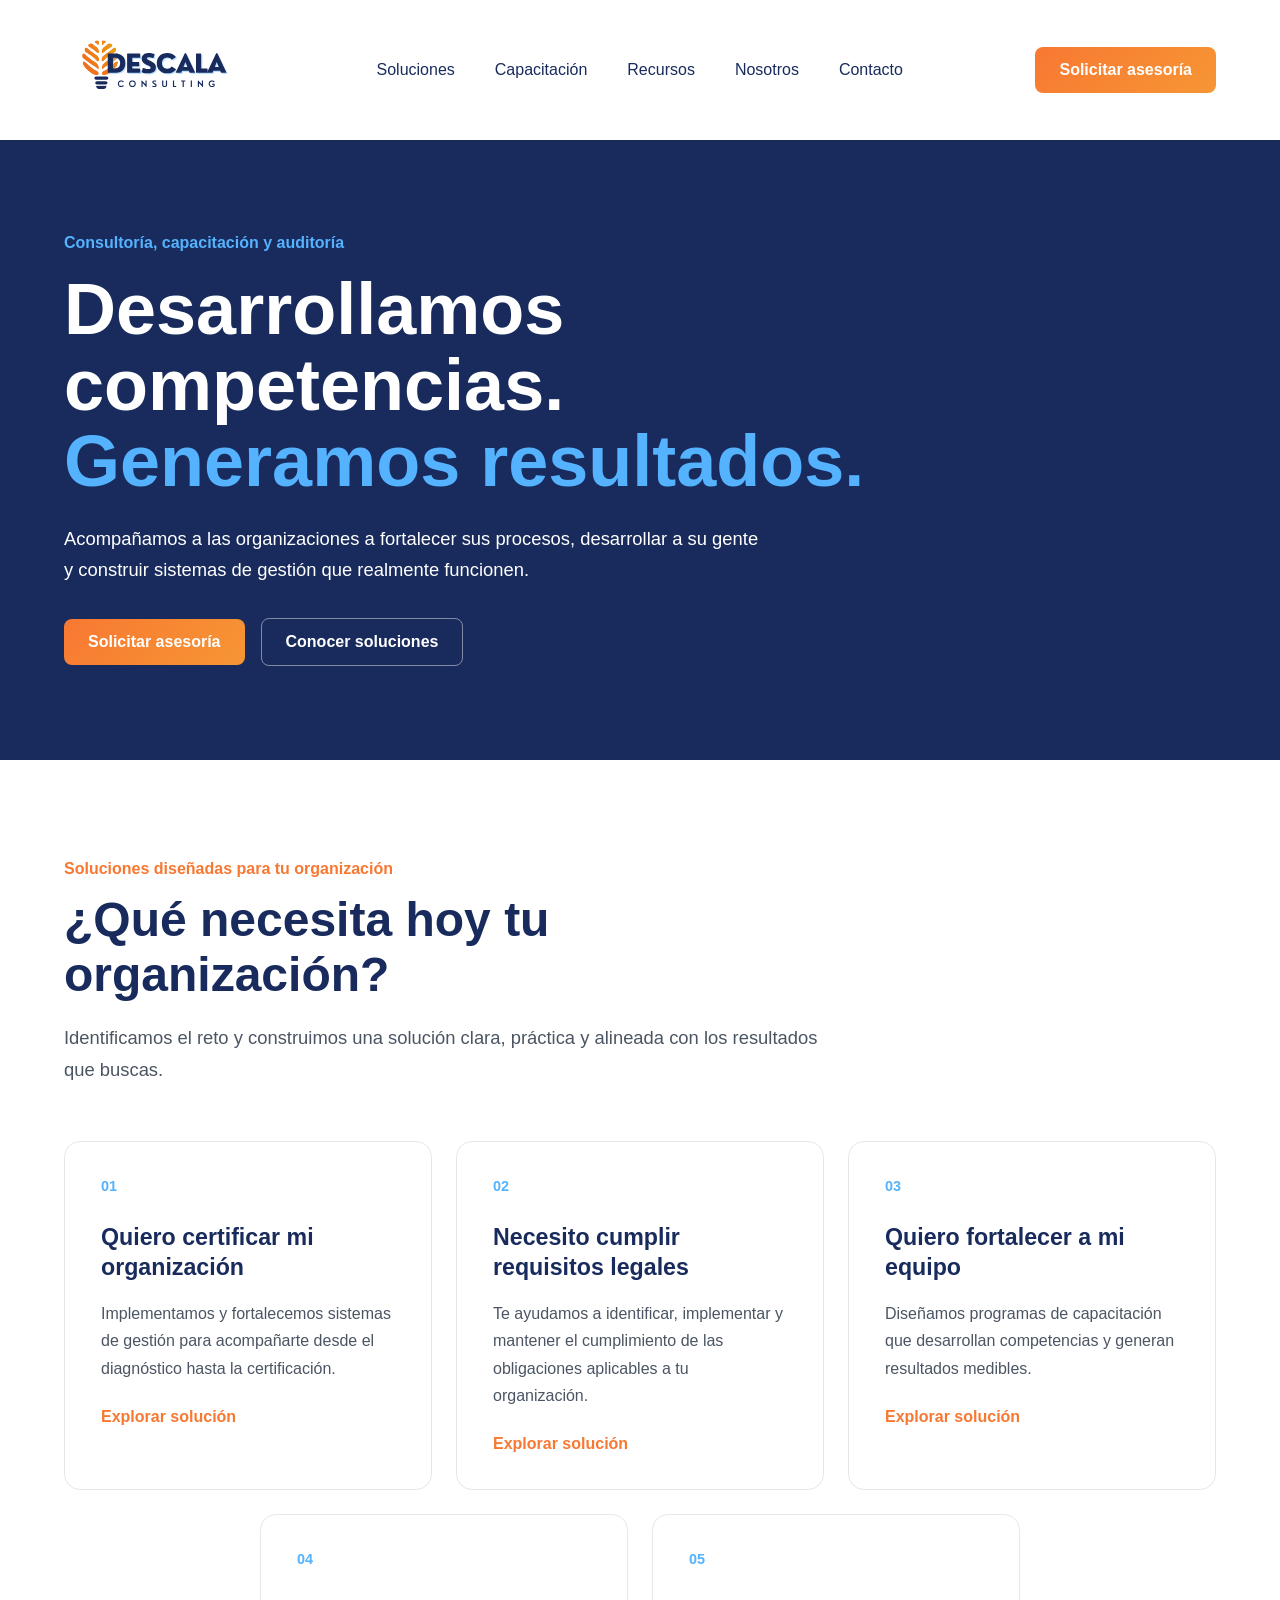
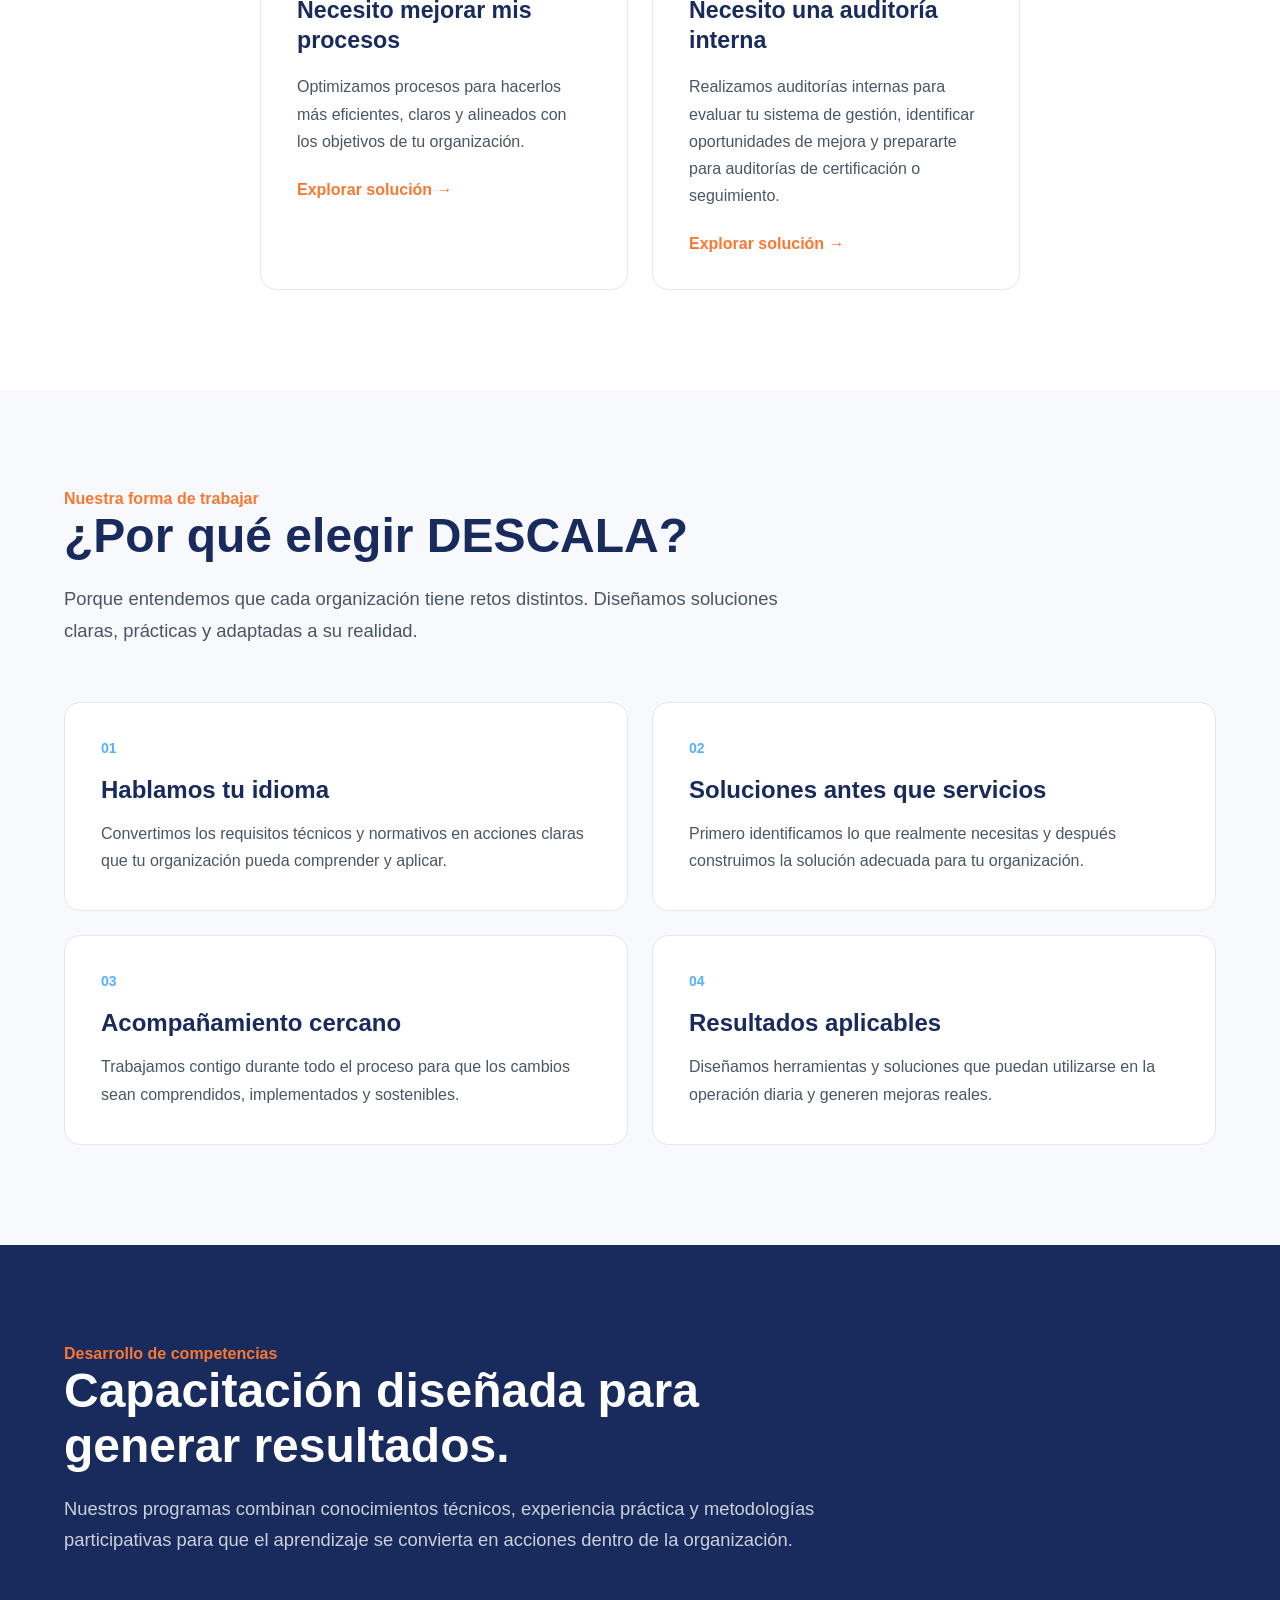
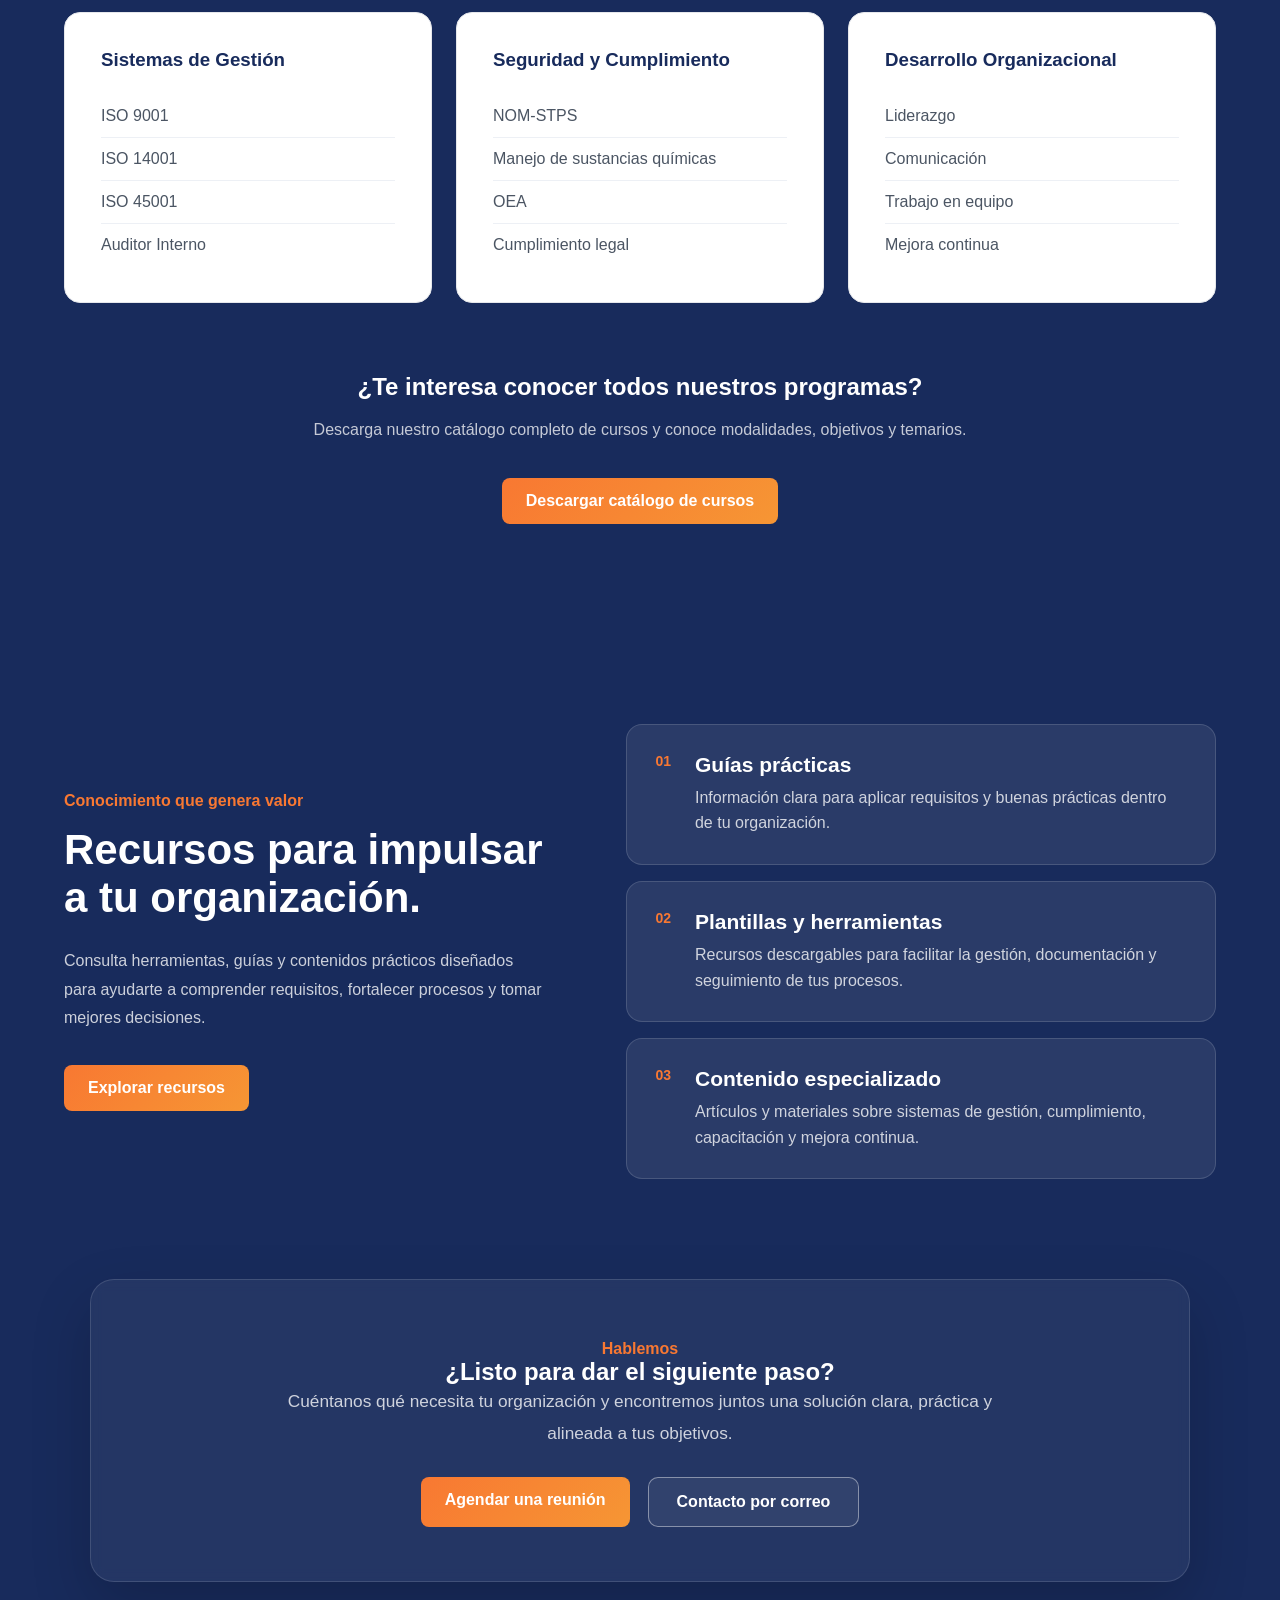
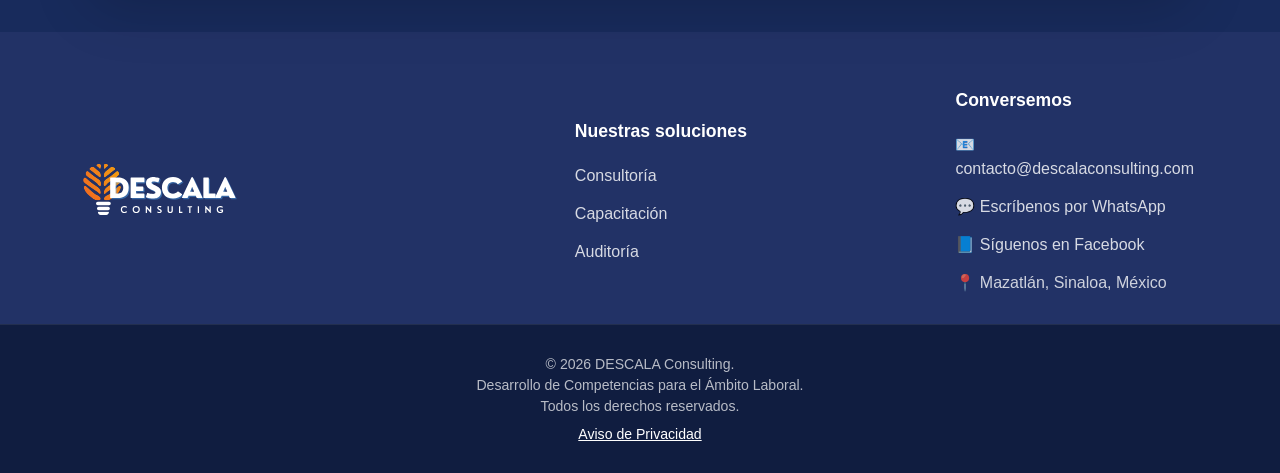
<file: index.html>
<!DOCTYPE html>
<html lang="es">
<head>
    <link rel="icon" type="image/png" href="img/favicon.png.png">
    <meta charset="UTF-8">
    <meta name="viewport" content="width=device-width, initial-scale=1.0">
    <title>DESCALA Consulting</title>

    <link rel="stylesheet" href="css/style.css">
</head>

<body>
    <header>
        <div class="container">

    <nav>

<div class="logo">
    <a href="index.html">
        <img src="img/logo-descala.svg" alt="DESCALA Consulting">
    </a>
</div>

<button class="menu-toggle"
        type="button"
        aria-label="Abrir menú"
        aria-expanded="false"
        aria-controls="menu-principal">
    <span></span>
    <span></span>
    <span></span>
</button>

        <ul id="menu-principal">

            <li><a href="#necesidades">Soluciones</a></li>

            <li><a href="#capacitacion">Capacitación</a></li>

            <li><a href="#recursos">Recursos</a></li>

            <li><a href="#por-que-descala">Nosotros</a></li>

            <li><a href="#contacto">Contacto</a></li>

        </ul>

<a href="https://wa.me/526691639984?text=Hola,%20buen%20día.%0A%0AVisité%20el%20sitio%20web%20de%20DESCALA%20Consulting%20y%20me%20gustaría%20conocer%20más%20sobre%20sus%20servicios%20y%20solicitar%20una%20asesoría%20para%20mi%20organización.%0A%0A¿Podrían%20brindarme%20información%20sobre%20el%20proceso%20para%20comenzar?%0A%0A¡Muchas%20gracias!"
   target="_blank"
   rel="noopener noreferrer"
   class="btn-principal btn-header">
    Solicitar asesoría
</a>

    </nav>
    </div>

</header>

<main>

    <section id="hero">
        <div class="container">
            <div class="hero-contenido">

        <p class="hero-etiqueta">
            Consultoría, capacitación y auditoría
        </p>

        <h1>
            Desarrollamos competencias.
            <span>Generamos resultados.</span>
        </h1>

        <p class="hero-descripcion">
            Acompañamos a las organizaciones a fortalecer sus procesos,
            desarrollar a su gente y construir sistemas de gestión que
            realmente funcionen.
        </p>

        <div class="hero-botones">

<a href="https://wa.me/526691639984?text=Hola,%20buen%20día.%0A%0AVisité%20el%20sitio%20web%20de%20DESCALA%20Consulting%20y%20me%20gustaría%20conocer%20más%20sobre%20sus%20servicios%20y%20solicitar%20una%20asesoría%20para%20mi%20organización.%0A%0A¿Podrían%20brindarme%20información%20sobre%20el%20proceso%20para%20comenzar?%0A%0A¡Muchas%20gracias!"
   target="_blank"
   rel="noopener noreferrer"
   class="btn-principal">
    Solicitar asesoría
</a>

            <a href="#necesidades" class="btn-secundario">
                Conocer soluciones
            </a>

        </div>
    </div>

    </div>

    </section>

    <section id="necesidades">
            <div class="container">

        <div class="encabezado-seccion">

            <p class="seccion-etiqueta">
                Soluciones diseñadas para tu organización
            </p>

            <h2>
                ¿Qué necesita hoy tu organización?
            </h2>

            <p class="seccion-descripcion">
                Identificamos el reto y construimos una solución clara,
                práctica y alineada con los resultados que buscas.
            </p>

        </div>
        <div class="tarjetas-necesidades">

    <article class="tarjeta-necesidad">

        <span class="numero-tarjeta">01</span>

        <h3>
            Quiero certificar mi organización
        </h3>

        <p>
            Implementamos y fortalecemos sistemas de gestión para 
            acompañarte desde el diagnóstico hasta la certificación.
        </p>

        <a href="#contacto">
            Explorar solución
        </a>

    </article>

    <article class="tarjeta-necesidad">

        <span class="numero-tarjeta">02</span>

        <h3>
            Necesito cumplir requisitos legales
        </h3>

        <p>
            Te ayudamos a identificar, implementar y mantener el cumplimiento
            de las obligaciones aplicables a tu organización.
        </p>

        <a href="#capacitacion">
            Explorar solución
        </a>

    </article>

    <article class="tarjeta-necesidad">

        <span class="numero-tarjeta">03</span>

        <h3>
            Quiero fortalecer a mi equipo
        </h3>

        <p>
            Diseñamos programas de capacitación que desarrollan competencias
            y generan resultados medibles.
        </p>

        <a href="#contacto">
            Explorar solución
        </a>

    </article>

    <article class="tarjeta-necesidad">

    <span class="numero-tarjeta">04</span>

    <h3>Necesito mejorar mis procesos</h3>

    <p>
        Optimizamos procesos para hacerlos más eficientes, claros y alineados
        con los objetivos de tu organización.
    </p>

    <a href="#">Explorar solución →</a>

</article>

<article class="tarjeta-necesidad">

    <span class="numero-tarjeta">05</span>

    <h3>Necesito una auditoría interna</h3>

    <p>
        Realizamos auditorías internas para evaluar tu sistema de gestión,
        identificar oportunidades de mejora y prepararte para auditorías de
        certificación o seguimiento.
    </p>

    <a href="#">Explorar solución →</a>

</article>

</div>

    </div>

    </section>

    <section id="por-que-descala">
            <div class="container">

        <div class="encabezado-seccion">
            <span class="seccion-etiqueta">Nuestra forma de trabajar</span>

            <h2>¿Por qué elegir DESCALA?</h2>

            <p class="seccion-descripcion">
                Porque entendemos que cada organización tiene retos distintos.
                Diseñamos soluciones claras, prácticas y adaptadas a su realidad.
            </p>
        </div>


        <div class="razones-descala">

            <article class="razon-descala">
                <span class="numero-razon">01</span>
                <h3>Hablamos tu idioma</h3>
                <p>
                    Convertimos los requisitos técnicos y normativos en acciones
                    claras que tu organización pueda comprender y aplicar.
                </p>
            </article>


            <article class="razon-descala">
                <span class="numero-razon">02</span>
                <h3>Soluciones antes que servicios</h3>
                <p>
                    Primero identificamos lo que realmente necesitas y después
                    construimos la solución adecuada para tu organización.
                </p>
            </article>


            <article class="razon-descala">
                <span class="numero-razon">03</span>
                <h3>Acompañamiento cercano</h3>
                <p>
                    Trabajamos contigo durante todo el proceso para que los cambios
                    sean comprendidos, implementados y sostenibles.
                </p>
            </article>


            <article class="razon-descala">
                <span class="numero-razon">04</span>
                <h3>Resultados aplicables</h3>
                <p>
                    Diseñamos herramientas y soluciones que puedan utilizarse en
                    la operación diaria y generen mejoras reales.
                </p>
            </article>

        </div>

    </div>

    </section>

    <section id="capacitacion">
            <div class="container">

        <div class="encabezado-seccion">

            <span class="seccion-etiqueta">
                Desarrollo de competencias
            </span>

            <h2>Capacitación diseñada para generar resultados.</h2>

            <p class="seccion-descripcion">

                Nuestros programas combinan conocimientos técnicos,
                experiencia práctica y metodologías participativas para que el
                aprendizaje se convierta en acciones dentro de la organización.

            </p>

        </div>


        <div class="categorias-capacitacion">

            <article class="categoria">

                <h3>Sistemas de Gestión</h3>

                <ul>

                    <li>ISO 9001</li>

                    <li>ISO 14001</li>

                    <li>ISO 45001</li>

                    <li>Auditor Interno</li>

                </ul>

            </article>


            <article class="categoria">

                <h3>Seguridad y Cumplimiento</h3>

                <ul>

                    <li>NOM-STPS</li>

                    <li>Manejo de sustancias químicas</li>

                    <li>OEA</li>

                    <li>Cumplimiento legal</li>

                </ul>

            </article>


            <article class="categoria">

                <h3>Desarrollo Organizacional</h3>

                <ul>

                    <li>Liderazgo</li>

                    <li>Comunicación</li>

                    <li>Trabajo en equipo</li>

                    <li>Mejora continua</li>

                </ul>

            </article>

        </div>

    </div>
    <div class="catalogo-cta">

    <p class="catalogo-texto">
        ¿Te interesa conocer todos nuestros programas?
    </p>

    <p class="catalogo-subtexto">
        Descarga nuestro catálogo completo de cursos y conoce
        modalidades, objetivos y temarios.
    </p>

    <a href="docs/Catalogo-Cursos-DESCALA.pdf"
       target="_blank"
       class="btn-principal">

        Descargar catálogo de cursos

    </a>

</div>

    </section>

    <section id="recursos">

            <div class="container">

        <div class="recursos-contenido">

            <div class="recursos-texto">

                <span class="seccion-etiqueta">
                    Conocimiento que genera valor
                </span>

                <h2>Recursos para impulsar a tu organización.</h2>

                <p>
                    Consulta herramientas, guías y contenidos prácticos
                    diseñados para ayudarte a comprender requisitos,
                    fortalecer procesos y tomar mejores decisiones.
                </p>

                <a href="recursos.html" class="btn-principal">
                    Explorar recursos
                </a>

            </div>


            <div class="recursos-lista">

                <article class="recurso">
                    <span>01</span>

                    <div>
                        <h3>Guías prácticas</h3>
                        <p>
                            Información clara para aplicar requisitos y buenas
                            prácticas dentro de tu organización.
                        </p>
                    </div>
                </article>


                <article class="recurso">
                    <span>02</span>

                    <div>
                        <h3>Plantillas y herramientas</h3>
                        <p>
                            Recursos descargables para facilitar la gestión,
                            documentación y seguimiento de tus procesos.
                        </p>
                    </div>
                </article>


                <article class="recurso">
                    <span>03</span>

                    <div>
                        <h3>Contenido especializado</h3>
                        <p>
                            Artículos y materiales sobre sistemas de gestión,
                            cumplimiento, capacitación y mejora continua.
                        </p>
                    </div>
                </article>

            </div>

        </div>

    </div>

    </section>

    <section id="contacto">
            <div class="contacto-contenido">

        <div class="contacto-texto">

            <span class="seccion-etiqueta">Hablemos</span>

            <h2>
                ¿Listo para dar el siguiente paso?
            </h2>

            <p>
                Cuéntanos qué necesita tu organización y encontremos juntos
                una solución clara, práctica y alineada a tus objetivos.
            </p>

        </div>

        <div class="contacto-acciones">

<a href="https://wa.me/526691639984?text=Hola,%20buen%20día.%0A%0AVisité%20el%20sitio%20web%20de%20DESCALA%20Consulting%20y%20me%20gustaría%20agendar%20una%20reunión%20para%20conocer%20cómo%20pueden%20apoyar%20a%20mi%20organización.%0A%0A¿Podrían%20indicarme%20la%20disponibilidad%20y%20el%20procedimiento%20para%20programarla?%0A%0A¡Muchas%20gracias!"
   target="_blank"
   rel="noopener noreferrer"
   class="btn-principal">
    Agendar una reunión
</a>

            <a href="mailto:contacto@descalaconsulting.com"
               class="boton boton-contacto-secundario">
                Contacto por correo
            </a>

        </div>

        <div class="contacto-datos">


        </div>

    </div>

    </section>

</main>

<footer class="footer">

    <div class="footer-main">

        <div class="container footer-container">

            <div class="footer-brand">

                <img src="img/Logo-descala-blanco.svg" alt="DESCALA Consulting">

            </div>

            <div class="footer-column">

                <h3>Nuestras soluciones</h3>

                <ul>
                    <li><a href="#consultoria">Consultoría</a></li>
                    <li><a href="#capacitacion">Capacitación</a></li>
                    <li><a href="#auditoria">Auditoría</a></li>
                </ul>

            </div>

            <div class="footer-column">

                <h3>Conversemos</h3>

                <ul>

                    <li>
                        <a href="mailto:contacto@descalaconsulting.com">
                            📧 contacto@descalaconsulting.com
                        </a>
                    </li>

                    <li>
                        <a href="https://wa.me/52XXXXXXXXXX?text=Hola,%20vi%20su%20sitio%20web%20y%20me%20gustaría%20conocer%20más%20sobre%20los%20servicios%20de%20DESCALA%20Consulting."
                           target="_blank"
                           rel="noopener noreferrer">
                            💬 Escríbenos por WhatsApp
                        </a>
                    </li>
                    <li>
    <a href="https://www.facebook.com/profile.php?id=61579879286717"
       target="_blank"
       rel="noopener noreferrer">

        📘 Síguenos en Facebook

    </a>
</li>

                    <li>
                        📍 Mazatlán, Sinaloa, México
                    </li>

                </ul>

            </div>

        </div>

    </div>

<div class="footer-bottom">

  <p>© 2026 DESCALA Consulting.</p>

  <p>Desarrollo de Competencias para el Ámbito Laboral.</p>

  <p>Todos los derechos reservados.</p>

  <p style="margin-top:12px;">
    <a
      href="aviso-de-privacidad.html"
      style="color:#ffffff; text-decoration:underline;"
    >
      Aviso de Privacidad
    </a>
  </p>

</div>

</footer>

<script src="js/script.js"></script>

</body>
</html>
</file>
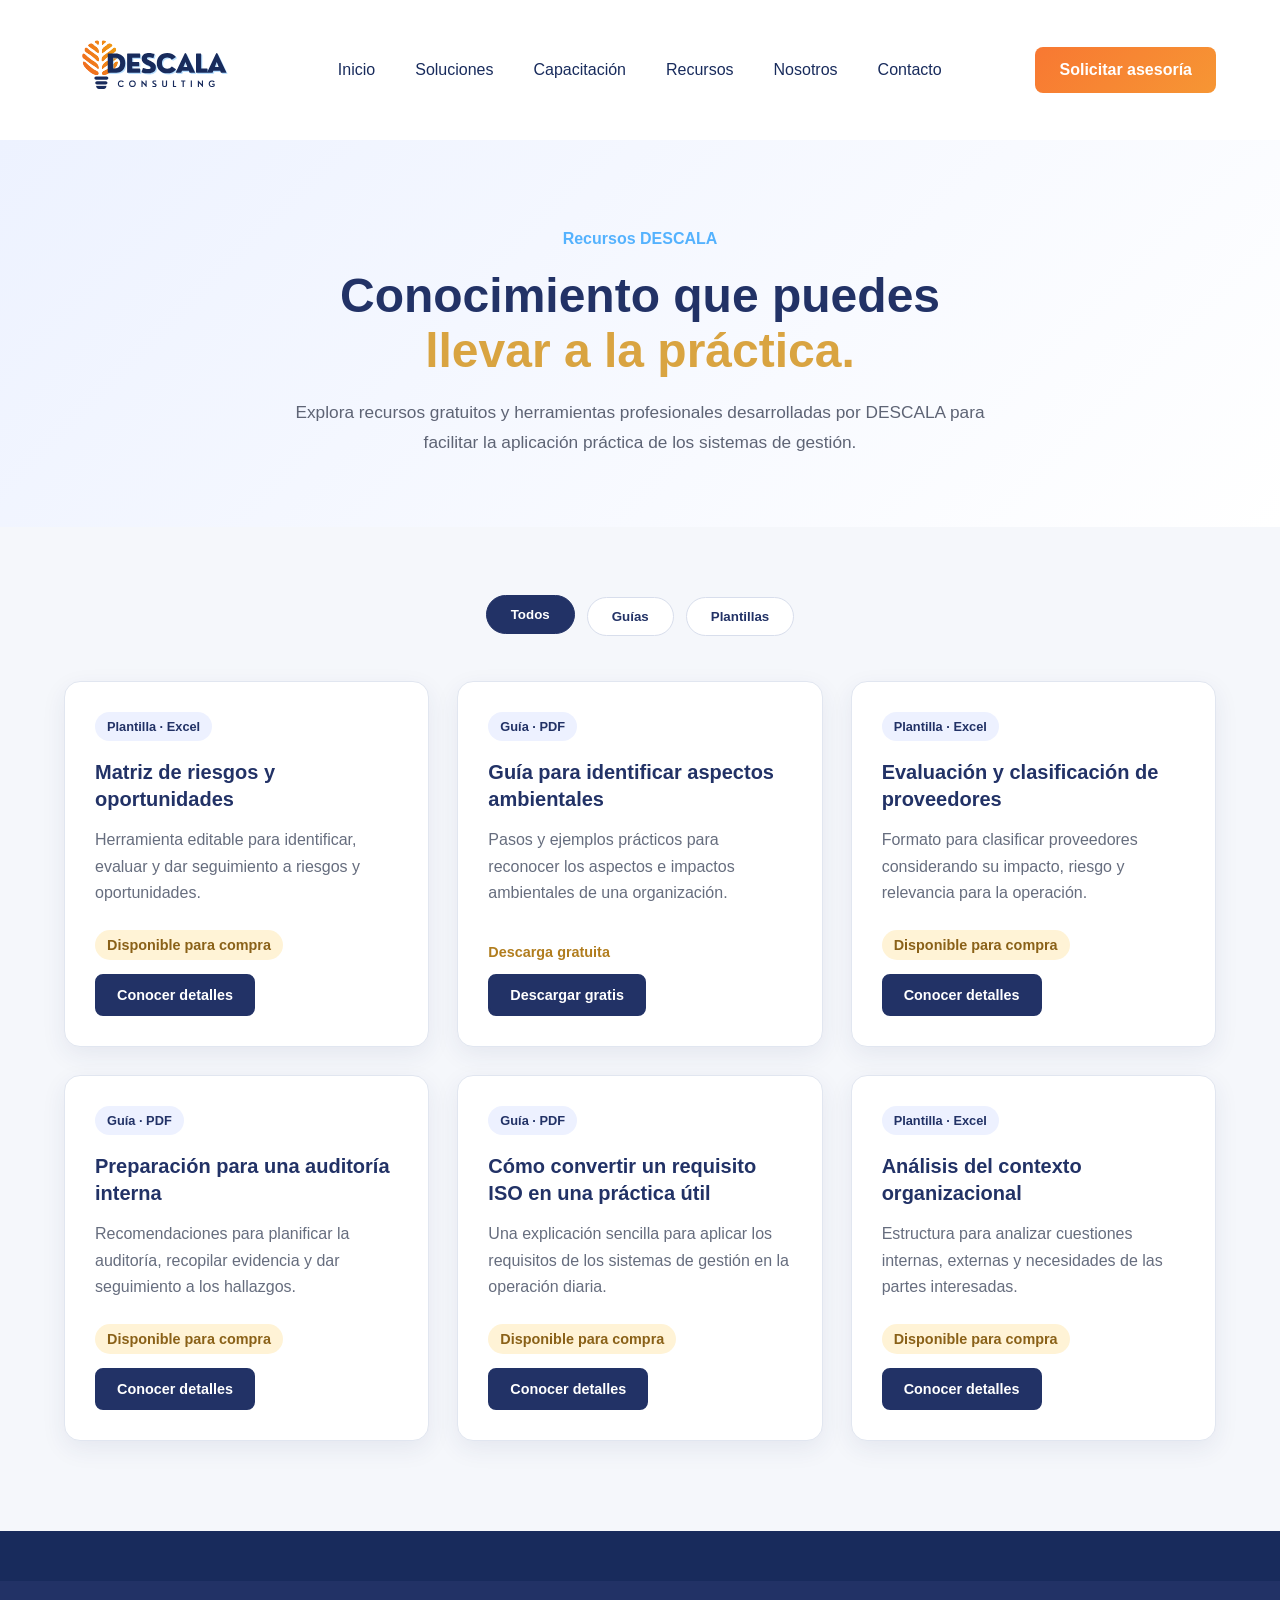
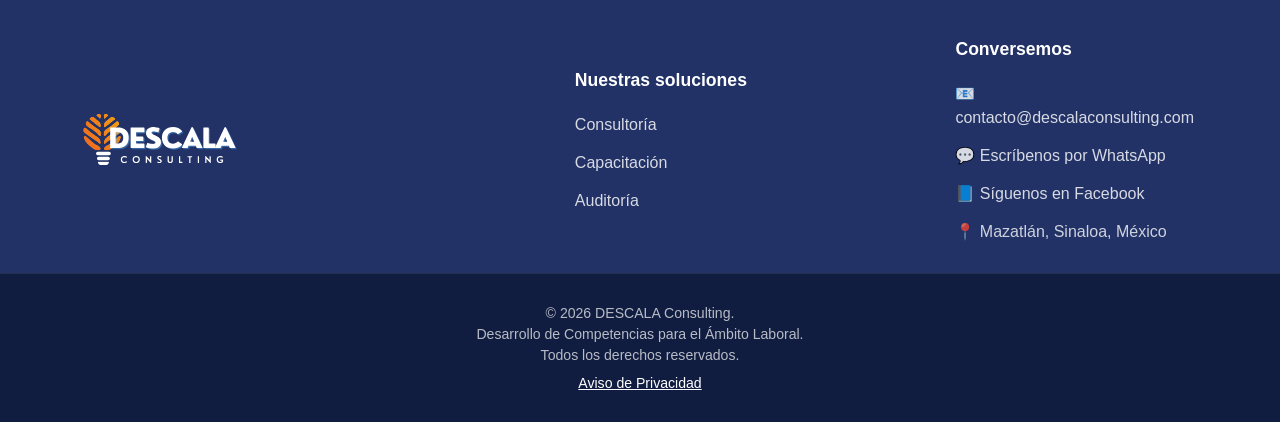
<file: recursos.html>
<!DOCTYPE html>
<html lang="es">
<head>
    <link rel="icon" type="image/png" href="img/favicon.png.png">
    <meta charset="UTF-8">
    <meta name="viewport" content="width=device-width, initial-scale=1.0">
    <title>DESCALA Consulting</title>

    <link rel="stylesheet" href="css/style.css">
</head>

<body>
    <header>
        <div class="container">

    <nav>

<div class="logo">
    <a href="index.html">
        <img src="img/logo-descala.svg" alt="DESCALA Consulting">
    </a>
</div>

<button class="menu-toggle"
        type="button"
        aria-label="Abrir menú"
        aria-expanded="false"
        aria-controls="menu-principal">
    <span></span>
    <span></span>
    <span></span>
</button>

<ul id="menu-principal">

    <li><a href="index.html">Inicio</a></li>

    <li><a href="index.html#necesidades">Soluciones</a></li>

    <li><a href="index.html#capacitacion">Capacitación</a></li>

    <li><a href="recursos.html">Recursos</a></li>

    <li><a href="index.html#por-que-descala">Nosotros</a></li>

    <li><a href="index.html#contacto">Contacto</a></li>

</ul>

<a href="https://wa.me/526691639984?text=Hola,%20buen%20día.%0A%0AVisité%20el%20sitio%20web%20de%20DESCALA%20Consulting%20y%20me%20gustaría%20conocer%20más%20sobre%20sus%20servicios%20y%20solicitar%20una%20asesoría%20para%20mi%20organización.%0A%0A¿Podrían%20brindarme%20información%20sobre%20el%20proceso%20para%20comenzar?%0A%0A¡Muchas%20gracias!"
   target="_blank"
   rel="noopener noreferrer"
   class="btn-principal btn-header">
    Solicitar asesoría
</a>

    </nav>
    </div>

</header>

<main class="pagina-recursos">

    <section class="recursos-hero">
        <div class="container">

            <p class="hero-etiqueta">
                Recursos DESCALA
            </p>

            <h1>
                Conocimiento que puedes
                <span>llevar a la práctica.</span>
            </h1>

<p class="recursos-introduccion">
    Explora recursos gratuitos y herramientas profesionales
    desarrolladas por DESCALA para facilitar la aplicación práctica
    de los sistemas de gestión.
</p>

        </div>
    </section>


    <section class="catalogo-recursos">
        <div class="container">

<div class="filtros-recursos">
    <button class="filtro activo" type="button" data-filtro="todos">
        Todos
    </button>

    <button class="filtro" type="button" data-filtro="guía">
        Guías
    </button>

    <button class="filtro" type="button" data-filtro="plantilla">
        Plantillas
    </button>
</div>


            <div class="recursos-grid">

                <article class="recurso-card">
                    <span class="recurso-tipo">Plantilla · Excel</span>

                    <h2>Matriz de riesgos y oportunidades</h2>

                    <p>
                        Herramienta editable para identificar, evaluar y dar
                        seguimiento a riesgos y oportunidades.
                    </p>

<div class="recurso-acciones">
    <span class="recurso-estado recurso-pago">
        Disponible para compra
    </span>

<a href="https://wa.me/526691639984?text=Hola%2C%20me%20interesa%20conocer%20m%C3%A1s%20sobre%20la%20Matriz%20de%20riesgos%20y%20oportunidades%20de%20DESCALA.%20%C2%BFPodr%C3%ADan%20compartirme%20los%20detalles%2C%20contenido%20y%20precio%3F"
   class="recurso-boton"
   target="_blank"
   rel="noopener noreferrer">
    Conocer detalles
</a>

</div>
                </article>


<article class="recurso-card">
    <span class="recurso-tipo">Guía · PDF</span>

    <h2>Guía para identificar aspectos ambientales</h2>

    <p>
        Pasos y ejemplos prácticos para reconocer los aspectos
        e impactos ambientales de una organización.
    </p>

    <div class="recurso-acciones">
        <span class="recurso-estado recurso-gratuito">
            Descarga gratuita
        </span>

        <a href="https://forms.cloud.microsoft/r/BiyedTis5j"
           class="recurso-boton"
           target="_blank"
           rel="noopener noreferrer">
            Descargar gratis
        </a>
    </div>
</article>


<article class="recurso-card">
    <span class="recurso-tipo">Plantilla · Excel</span>

    <h2>Evaluación y clasificación de proveedores</h2>

    <p>
        Formato para clasificar proveedores considerando su
        impacto, riesgo y relevancia para la operación.
    </p>

    <div class="recurso-acciones">
        <span class="recurso-estado recurso-pago">
            Disponible para compra
        </span>

        <a href="https://wa.me/526691639984?text=Hola%2C%20me%20interesa%20conocer%20m%C3%A1s%20sobre%20la%20plantilla%20de%20Evaluaci%C3%B3n%20y%20clasificaci%C3%B3n%20de%20proveedores%20de%20DESCALA.%20%C2%BFPodr%C3%ADan%20compartirme%20los%20detalles%2C%20contenido%20y%20precio%3F"
           class="recurso-boton"
           target="_blank"
           rel="noopener noreferrer">
            Conocer detalles
        </a>
    </div>
</article>


<article class="recurso-card">
    <span class="recurso-tipo">Guía · PDF</span>

    <h2>Preparación para una auditoría interna</h2>

    <p>
        Recomendaciones para planificar la auditoría, recopilar
        evidencia y dar seguimiento a los hallazgos.
    </p>

    <div class="recurso-acciones">
        <span class="recurso-estado recurso-pago">
            Disponible para compra
        </span>

        <a
            href="https://wa.me/526691639984?text=Hola%2C%20me%20interesa%20conocer%20m%C3%A1s%20sobre%20la%20Gu%C3%ADa%20de%20Preparaci%C3%B3n%20para%20una%20auditor%C3%ADa%20interna%20de%20DESCALA.%20%C2%BFPodr%C3%ADan%20compartirme%20los%20detalles%2C%20contenido%20y%20precio%3F"
            class="recurso-boton"
            target="_blank"
            rel="noopener noreferrer"
        >
            Conocer detalles
        </a>
    </div>
</article>


<article class="recurso-card">
    <span class="recurso-tipo">Guía · PDF</span>

    <h2>Cómo convertir un requisito ISO en una práctica útil</h2>

    <p>
        Una explicación sencilla para aplicar los requisitos
        de los sistemas de gestión en la operación diaria.
    </p>

    <div class="recurso-acciones">
        <span class="recurso-estado recurso-pago">
            Disponible para compra
        </span>

        <a
            href="https://wa.me/526691639984?text=Hola%2C%20me%20interesa%20conocer%20m%C3%A1s%20sobre%20el%20recurso%20C%C3%B3mo%20convertir%20un%20requisito%20ISO%20en%20una%20pr%C3%A1ctica%20%C3%BAtil%20de%20DESCALA.%20%C2%BFPodr%C3%ADan%20compartirme%20los%20detalles%2C%20contenido%20y%20precio%3F"
            class="recurso-boton"
            target="_blank"
            rel="noopener noreferrer"
        >
            Conocer detalles
        </a>
    </div>
</article>


<article class="recurso-card">
    <span class="recurso-tipo">Plantilla · Excel</span>

    <h2>Análisis del contexto organizacional</h2>

    <p>
        Estructura para analizar cuestiones internas, externas
        y necesidades de las partes interesadas.
    </p>

    <div class="recurso-acciones">
        <span class="recurso-estado recurso-pago">
            Disponible para compra
        </span>

        <a
            href="https://wa.me/526691639984?text=Hola%2C%20me%20interesa%20conocer%20m%C3%A1s%20sobre%20la%20plantilla%20de%20An%C3%A1lisis%20del%20contexto%20organizacional%20de%20DESCALA.%20%C2%BFPodr%C3%ADan%20compartirme%20los%20detalles%2C%20contenido%20y%20precio%3F"
            class="recurso-boton"
            target="_blank"
            rel="noopener noreferrer"
        >
            Conocer detalles
        </a>
    </div>
</article>

            </div>

        </div>
    </section>

</main>

<footer class="footer">

    <div class="footer-main">

        <div class="container footer-container">

            <div class="footer-brand">

                <img src="img/Logo-descala-blanco.svg" alt="DESCALA Consulting">

            </div>

            <div class="footer-column">

                <h3>Nuestras soluciones</h3>

                <ul>
                    <li><a href="#consultoria">Consultoría</a></li>
                    <li><a href="#capacitacion">Capacitación</a></li>
                    <li><a href="#auditoria">Auditoría</a></li>
                </ul>

            </div>

            <div class="footer-column">

                <h3>Conversemos</h3>

                <ul>

                    <li>
                        <a href="mailto:contacto@descalaconsulting.com">
                            📧 contacto@descalaconsulting.com
                        </a>
                    </li>

                    <li>
                        <a href="https://wa.me/52XXXXXXXXXX?text=Hola,%20vi%20su%20sitio%20web%20y%20me%20gustaría%20conocer%20más%20sobre%20los%20servicios%20de%20DESCALA%20Consulting."
                           target="_blank"
                           rel="noopener noreferrer">
                            💬 Escríbenos por WhatsApp
                        </a>
                    </li>
                    <li>
    <a href="https://www.facebook.com/profile.php?id=61579879286717"
       target="_blank"
       rel="noopener noreferrer">

        📘 Síguenos en Facebook

    </a>
</li>

                    <li>
                        📍 Mazatlán, Sinaloa, México
                    </li>

                </ul>

            </div>

        </div>

    </div>

<div class="footer-bottom">

    <p>© 2026 DESCALA Consulting.</p>

    <p>Desarrollo de Competencias para el Ámbito Laboral.</p>

    <p>Todos los derechos reservados.</p>

    <p style="margin-top:12px;">
        <a
            href="aviso-de-privacidad.html"
            style="color:#ffffff; text-decoration:underline;"
        >
            Aviso de Privacidad
        </a>
    </p>

</div>

</footer>

<script src="js/script.js"></script>

<script>
    const filtros = document.querySelectorAll(".filtro");
    const recursos = document.querySelectorAll(".recurso-card");

    filtros.forEach((boton) => {
        boton.addEventListener("click", () => {
            const filtroSeleccionado = boton.dataset.filtro;

            filtros.forEach((filtro) => {
                filtro.classList.remove("activo");
            });

            boton.classList.add("activo");

            recursos.forEach((recurso) => {
                const tipo = recurso
                    .querySelector(".recurso-tipo")
                    .textContent
                    .toLowerCase();

                const debeMostrarse =
                    filtroSeleccionado === "todos" ||
                    tipo.includes(filtroSeleccionado);

                recurso.style.display = debeMostrarse ? "" : "none";
            });
        });
    });
</script>

</body>
</html>
</file>
<file: css/style.css>
*{
    margin: 0;
    padding: 0;
    box-sizing: border-box;
}
:root{

    --color-primary: #182B5C;
    --color-secondary: #54B2FE;

    --color-accent: #F87832;
    --color-accent-light: #F69634;

}
body{

    font-family: Arial, sans-serif;
    color: var(--color-primary);
    background-color: #182B5C;

}
.container{

    width: 100%;

    max-width: 1200px;

    margin: 0 auto;

    padding: 0 24px;

}
header{
    background-color: #ffffff;
    padding: 20px 0;
}
nav{
    display: flex;
    justify-content: space-between;
    align-items: center;
    min-height: 100px;
}

nav ul{

    display: flex;

    list-style: none;

    gap: 40px;

}
nav a{

    text-decoration: none;
    color: var(--color-primary);
    font-weight: 500;

}
.logo{
    width: 180px;
    height: 80px;
    display: flex;
    align-items: center;
    overflow: hidden;
}

.logo img{
    width: 180px;
    height: auto;
    display: block;
}
.btn-header{
    background: linear-gradient(
        135deg,
        var(--color-accent),
        var(--color-accent-light)
    );

    color: #ffffff;
    padding: 12px 22px;
    border-radius: 8px;
    transition: transform 0.3s ease;
}
#hero{
    min-height: 620px;
    display: flex;
    align-items: center;
    padding: 80px 0;
    background-color: var(--color-primary);
}
.hero-contenido{
    max-width: 850px;
}
.hero-etiqueta{
    color: var(--color-secondary);
    font-size: 1rem;
    font-weight: 600;
    margin-bottom: 20px;
}
#hero h1{
    color: #ffffff;
    font-size: 4.5rem;
    line-height: 1.05;
    margin-bottom: 24px;
}
#hero h1 span{
    display: block;
    color: var(--color-secondary);
}
.hero-descripcion{
    color: #ffffff;
    font-size: 1.15rem;
    line-height: 1.7;
    max-width: 700px;
    margin-bottom: 32px;
}
.hero-botones{
    display: flex;
    gap: 16px;
    align-items: center;
}
.btn-principal{
    background: linear-gradient(
        135deg,
        var(--color-accent),
        var(--color-accent-light)
    );

    color: #ffffff;
    text-decoration: none;
    padding: 14px 24px;
    border-radius: 8px;
    font-weight: 600;
}
.btn-secundario{
    color: #ffffff;
    text-decoration: none;
    padding: 14px 24px;
    border: 1px solid rgba(255,255,255,.45);
    border-radius: 8px;
    font-weight: 600;
}
.btn-header:hover{
    transform: translateY(-2px);
}
.btn-principal,
.btn-secundario{
    display: inline-block;
    transition:
        transform 0.3s ease,
        box-shadow 0.3s ease,
        background-color 0.3s ease;
}
.btn-principal:hover{
    transform: translateY(-2px);
    box-shadow: 0 10px 24px rgba(0, 0, 0, 0.18);
}
.btn-secundario:hover{
    transform: translateY(-2px);
    background-color: rgba(255, 255, 255, 0.08);
}
nav ul a{
    position: relative;
}
nav ul a::after{
    content: "";
    position: absolute;
    left: 0;
    bottom: -6px;
    width: 0;
    height: 2px;
    background-color: var(--color-accent);
    transition: width 0.3s ease;
}
nav ul a:hover::after{
    width: 100%;
}
#necesidades{
    background-color: #ffffff;
    padding: 100px 0;
}
.encabezado-seccion{
    max-width: 760px;
    margin-bottom: 56px;
}
.seccion-etiqueta{
    color: var(--color-accent);
    font-size: 1rem;
    font-weight: 700;
    margin-bottom: 14px;
}
.encabezado-seccion h2{
    color: var(--color-primary);
    font-size: 3rem;
    line-height: 1.15;
    margin-bottom: 20px;
}
.seccion-descripcion{
    color: #4b5563;
    font-size: 1.15rem;
    line-height: 1.7;
}
.tarjetas-necesidades{
    display: grid;
    grid-template-columns: repeat(6, 1fr);
    gap: 24px;
}


.tarjeta-necesidad{
    grid-column: span 2;
    padding: 36px;
    border: 1px solid #e5e7eb;
    border-radius: 16px;
    background-color: #ffffff;
    transition:
        transform 0.3s ease,
        box-shadow 0.3s ease,
        border-color 0.3s ease;
}
.tarjeta-necesidad:nth-child(4){
    grid-column: 2 / span 2;
}

.tarjeta-necesidad:nth-child(5){
    grid-column: 4 / span 2;
}
.tarjeta-necesidad:hover{
    transform: translateY(-6px);
    border-color: var(--color-secondary);
    box-shadow: 0 18px 40px rgba(24,43,92,.12);
}
.numero-tarjeta{
    display: block;
    color: var(--color-secondary);
    font-size: .9rem;
    font-weight: 700;
    margin-bottom: 28px;
}
.tarjeta-necesidad h3{
    color: var(--color-primary);
    font-size: 1.45rem;
    line-height: 1.3;
    margin-bottom: 18px;
}
.tarjeta-necesidad p{
    color: #4b5563;
    line-height: 1.7;
    margin-bottom: 26px;
}
.tarjeta-necesidad a{
    color: var(--color-accent);
    text-decoration: none;
    font-weight: 700;
}
.tarjeta-necesidad a:hover{
    text-decoration: underline;
}
#por-que-descala{
    padding: 100px 0;
    background-color: #f7f9fc;
}

.razones-descala{
    display: grid;
    grid-template-columns: repeat(2, 1fr);
    gap: 24px;
    margin-top: 48px;
}

.razon-descala{
    position: relative;
    padding: 36px;
    background-color: #ffffff;
    border-radius: 16px;
    border: 1px solid #e5e7eb;
    transition: transform 0.3s ease,
                box-shadow 0.3s ease,
                border-color 0.3s ease;
}

.razon-descala:hover{
    transform: translateY(-6px);
    border-color: #f87832;
    box-shadow: 0 18px 40px rgba(24, 43, 92, 0.10);
}

.numero-razon{
    display: inline-block;
    margin-bottom: 20px;
    color: #54b2fe;
    font-weight: 700;
    font-size: 14px;
}

.razon-descala h3{
    margin-bottom: 16px;
    color: #182b5c;
    font-size: 24px;
}

.razon-descala p{
    color: #4b5563;
    line-height: 1.7;
}
#capacitacion{

    padding:100px 0;
    background-color: var(--color-primario);

}

.categorias-capacitacion{

    display:grid;

    grid-template-columns:repeat(3,1fr);

    gap:24px;

    margin-top:50px;

}

.categoria{

    background:#ffffff;

    border-radius:16px;

    border:1px solid #e5e7eb;

    padding:36px;

    transition:.3s;

}

.categoria:hover{

    transform:translateY(-6px);

    border-color:var(--color-accent);

    box-shadow:0 18px 40px rgba(24,43,92,.10);

}

.categoria h3{

    color:var(--color-primario);

    margin-bottom:24px;

}

.categoria ul{

    list-style:none;

}

.categoria li{

    padding:12px 0;

    border-bottom:1px solid #edf0f5;

    color:#4b5563;

}

.categoria li:last-child{

    border-bottom:none;

}
#recursos{
    padding: 100px 0;
    background-color: var(--color-primario);
}


#recursos h2{
    color: #ffffff;
}

#recursos p{
    color: rgba(255,255,255,.78);
}

.recursos-contenido{
    display: grid;
    grid-template-columns: 0.9fr 1.1fr;
    align-items: center;
    gap: 80px;
}

.recursos-texto h2{
    margin: 16px 0 24px;
    color: #ffffff;
    font-size: 42px;
    line-height: 1.15;
}

.recursos-texto p{
    max-width: 540px;
    margin-bottom: 32px;
    color: rgba(255, 255, 255, 0.78);
    line-height: 1.8;
}

.recursos-lista{
    display: flex;
    flex-direction: column;
    gap: 16px;
}

.recurso{
    display: flex;
    gap: 24px;
    padding: 28px;
    background-color: rgba(255, 255, 255, 0.08);
    border: 1px solid rgba(255, 255, 255, 0.14);
    border-radius: 16px;
    transition: transform 0.3s ease,
                background-color 0.3s ease,
                border-color 0.3s ease;
}

.recurso:hover{
    transform: translateX(8px);
    background-color: rgba(255, 255, 255, 0.12);
    border-color: var(--color-accent);
}

.recurso > span{
    color: var(--color-accent);
    font-size: 14px;
    font-weight: 700;
}

.recurso h3{
    margin-bottom: 8px;
    color: #ffffff;
    font-size: 21px;
}

.recurso p{
    color: rgba(255, 255, 255, 0.70);
    line-height: 1.6;
}


#capacitacion h2{
    color: #ffffff;
}

#capacitacion .seccion-descripcion{
    color: rgba(255, 255, 255, 0.78);
}
#capacitacion .encabezado-seccion span.seccion-etiqueta{
    color: #F87832 !important;
}


.contacto{
    padding: 90px 8%;
    background:
        radial-gradient(
            circle at top left,
            rgba(84, 178, 254, .18),
            transparent 38%
        ),
        linear-gradient(
            135deg,
            #101d42,
            var(--color-primary)
        );
    position: relative;
    overflow: hidden;
}

.contacto-contenido{
    max-width: 1100px;
    margin: 0 auto;
    padding: 60px 50px 36px;
    text-align: center;
    background: rgba(255, 255, 255, .055);
    border: 1px solid rgba(255, 255, 255, .13);
    border-radius: 24px;
    box-shadow: 0 24px 60px rgba(0, 0, 0, .18);
    backdrop-filter: blur(6px);
}

.contacto .seccion-etiqueta{
    display: block;
    color: var(--color-accent);
}

.contacto h2{
    max-width: 760px;
    margin: 0 auto 24px;
    color: #ffffff;
    font-size: clamp(2.3rem, 5vw, 4.2rem);
    line-height: 1.08;
}

.contacto-texto p{
    max-width: 720px;
    margin: 0 auto;
    color: rgba(255, 255, 255, .78);
    font-size: 1.08rem;
    line-height: 1.8;
}

.contacto-acciones{
    display: flex;
    justify-content: center;
    gap: 18px;
    flex-wrap: wrap;
    margin-top: 28px;
    margin-bottom: 18px;
}
.boton{
    display: inline-flex;
    align-items: center;
    justify-content: center;
    padding: 15px 28px;
    border-radius: 10px;
    text-decoration: none;
    font-weight: 700;
    font-size: 1rem;
    transition: transform .3s ease,
                box-shadow .3s ease,
                background .3s ease,
                border-color .3s ease;
}
.boton-contacto-principal{
    background: linear-gradient(
        135deg,
        var(--color-accent),
        var(--color-accent-light)
    );
    color: #ffffff;
    box-shadow: 0 14px 30px rgba(248, 120, 50, .28);
}

.boton-contacto-principal:hover{
    transform: translateY(-4px);
    box-shadow: 0 18px 38px rgba(248, 120, 50, .38);
}

.boton-contacto-secundario{
    color: #ffffff;
    border: 1px solid rgba(255, 255, 255, .42);
    background: rgba(255, 255, 255, .06);
}

.boton-contacto-secundario:hover{
    transform: translateY(-4px);
    background: rgba(255, 255, 255, .12);
    border-color: #ffffff;
}

.contacto-datos{
    display: flex;
    justify-content: center;
    gap: 28px;
    flex-wrap: wrap;
    margin-top: 0;
    padding-top: 0;
    border-top: none;
}

.contacto-datos a,
.contacto-datos span{
    color: rgba(255, 255, 255, .75);
    font-size: 1rem;
    text-decoration: none;
}

.contacto-datos a:hover{
    color: var(--color-accent-light);
}
#contacto h2{
    display: block;
    color: #ffffff;
}

.footer{
    color: white;
}

.footer-main{
    background: #223266;
    padding: 35px 0 15px;
    margin-top:50px;
}

.footer-container{
    display: grid;
    grid-template-columns: 1.5fr 1fr 1fr;
    gap: 120px;
    align-items: center;
    padding-top: 15px;
}


.footer-brand img{
    width: 190px;
    height: auto;
    display: block;
    margin: 0px;
}

.footer-brand p{
    max-width: 360px;
    margin: 0;
    color: rgba(255,255,255,.80);
    line-height: 1.8;
    margin-top: 15px;
}

.footer-column h3{
    margin: 0 0 22px;
    color: white;
    font-size: 1.1rem;
}

.footer-column ul{
    list-style: none;
    padding: 0;
    margin: 0;
}

.footer-column li{
    margin-bottom: 14px;
    color: rgba(255,255,255,.78);
    line-height: 1.5;
}

.footer-column a{
    color: rgba(255,255,255,.82);
    text-decoration: none;
    transition: all .25s ease;
}

.footer-column a:hover{
    color: var(--color-accent);
    padding-left: 5px;
}

.footer-bottom{
    width: 100%;
    background: #101d40;
    text-align: center;
    padding: 26px 20px;
    border-top: 1px solid rgba(255,255,255,.08);
    box-sizing: border-box;
}
.footer-column{

    padding-top:8px;

}

.footer-bottom p{
    margin: 5px 0;
    color: rgba(255,255,255,.7);
    font-size: .88rem;
}

.footer-significado{
    color: rgba(255,255,255,.9) !important;
    font-weight: 500;
    margin-bottom: 10px !important;
}


.catalogo-cta{

    text-align:center;

    margin-top:70px;

}

.catalogo-texto{

    font-size:1.5rem;

    font-weight:700;

    color:white;

    margin-bottom:15px;

}

.catalogo-subtexto{

    color:rgba(255,255,255,.75);

    max-width:700px;

    margin:0 auto 35px;

    line-height:1.7;

}

/* ==========================================
   RESPONSIVE DESIGN
========================================== */

@media (max-width: 992px){

}

.menu-toggle {
    display: none;
    width: 44px;
    height: 44px;
    padding: 9px;
    background: transparent;
    border: none;
    cursor: pointer;
}

.menu-toggle span {
    display: block;
    width: 26px;
    height: 3px;
    margin: 5px auto;
    background-color: #223266;
    border-radius: 3px;
}

/* =========================
   PÁGINA DE RECURSOS
========================= */

.pagina-recursos {
    background-color: #f5f7fb;
}

.recursos-hero {
    padding: 90px 0 70px;
    text-align: center;
    background: linear-gradient(135deg, #edf2ff 0%, #ffffff 100%);
}

.recursos-hero h1 {
    max-width: 850px;
    margin: 15px auto 20px;
    color: #223266;
    font-size: 3rem;
    line-height: 1.15;
}

.recursos-hero h1 span {
    display: block;
    color: #d9a441;
}

.recursos-introduccion {
    max-width: 720px;
    margin: 0 auto;
    color: #5e6475;
    font-size: 1.08rem;
    line-height: 1.7;
}

.catalogo-recursos {
    padding: 70px 0 90px;
}

.filtros-recursos {
    display: flex;
    justify-content: center;
    flex-wrap: wrap;
    gap: 12px;
    margin-bottom: 45px;
}

.filtro {
    padding: 11px 24px;
    color: #223266;
    font-weight: 600;
    background-color: #ffffff;
    border: 1px solid #d8deec;
    border-radius: 30px;
    cursor: pointer;
    transition: all 0.25s ease;
}

.filtro:hover,
.filtro.activo {
    color: #ffffff;
    background-color: #223266;
    border-color: #223266;
    transform: translateY(-2px);
}

.recursos-grid {
    display: grid;
    grid-template-columns: repeat(3, 1fr);
    gap: 28px;
}

.recurso-card {
    display: flex;
    flex-direction: column;
    min-height: 290px;
    padding: 30px;
    background-color: #ffffff;
    border: 1px solid #e1e6f0;
    border-radius: 16px;
    box-shadow: 0 8px 25px rgba(34, 50, 102, 0.08);
    transition: transform 0.25s ease, box-shadow 0.25s ease;
}

.recurso-card:hover {
    transform: translateY(-6px);
    box-shadow: 0 14px 32px rgba(34, 50, 102, 0.14);
}

.recurso-tipo {
    align-self: flex-start;
    margin-bottom: 18px;
    padding: 7px 12px;
    color: #223266;
    font-size: 0.8rem;
    font-weight: 700;
    background-color: #edf1ff;
    border-radius: 20px;
}

.recurso-card h2 {
    margin-bottom: 14px;
    color: #223266;
    font-size: 1.25rem;
    line-height: 1.35;
}

.recurso-card p {
    margin-bottom: 24px;
    color: #666d7e;
    line-height: 1.65;
}

.recurso-estado {
    align-self: flex-start;
    margin-top: auto;
    color: #b17d1e;
    font-size: 0.9rem;
    font-weight: 700;
}

.recurso-acciones {
    display: flex;
    flex-direction: column;
    align-items: flex-start;
    gap: 14px;
    margin-top: auto;
}

.recurso-pago {
    padding: 7px 12px;
    color: #8a6118;
    background-color: #fff3d6;
    border-radius: 20px;
}

.recurso-boton {
    display: inline-block;
    padding: 11px 20px;
    color: #ffffff;
    font-size: 0.9rem;
    font-weight: 700;
    text-decoration: none;
    background-color: #223266;
    border: 2px solid #223266;
    border-radius: 8px;
    transition:
        background-color 0.25s ease,
        color 0.25s ease,
        transform 0.25s ease;
}

.recurso-boton:hover {
    color: #223266;
    background-color: #ffffff;
    transform: translateY(-2px);
}

@media (max-width: 768px){

        body{
        overflow-x: hidden;
    }

.container{
    width: 100%;
    padding-left: 20px;
    padding-right: 20px;
    box-sizing: border-box;
}

    nav{
        min-height: 80px;
        gap: 18px;
        position: relative;
    }

    .logo{
        width: 145px;
        height: auto;
    }

    .logo img{
        width: 145px;
        height: auto;
    }

    nav ul{
        display: none;
    }

    nav > .btn-header{
        padding: 11px 16px;
        font-size: .82rem;
        white-space: nowrap;
    }

    #hero{
        padding: 70px 0;
    }

    .hero-contenido{
        text-align: center;
        max-width: 100%;
    }

    .hero-etiqueta{
        font-size: .82rem;
    }

    .hero-contenido h1{
        font-size: clamp(2.3rem, 11vw, 3.6rem);
        line-height: 1.05;
    }

    .hero-descripcion{
        font-size: 1rem;
        line-height: 1.7;
        max-width: 100%;
    }

    .hero-botones{
        flex-direction: column;
        align-items: stretch;
        gap: 14px;
    }

    .hero-botones a{
        width: 100%;
        text-align: center;
    }

    /* SECCIÓN NECESIDADES */

    #necesidades{
        padding: 70px 0;
    }

    .encabezado-seccion{
        text-align: center;
    }

    .encabezado-seccion h2{
        font-size: clamp(2rem, 10vw, 3rem);
        line-height: 1.1;
    }

    .seccion-descripcion{
        font-size: 1rem;
        line-height: 1.7;
    }

    .tarjetas-necesidades{
        display: grid;
        grid-template-columns: 1fr;
        gap: 18px;
        margin-top: 35px;
    }

    .tarjeta-necesidad{
        width: 100%;
        padding: 26px;
    }

    .tarjeta-necesidad:nth-child(4),
.tarjeta-necesidad:nth-child(5){
    grid-column: 1 / -1;
}

.razones-descala {
    grid-template-columns: 1fr;
    gap: 18px;
}

.categorias-capacitacion {
    grid-template-columns: 1fr;
    gap: 18px;
}

.recursos-contenido {
    grid-template-columns: 1fr;
    gap: 40px;
}

#hero h1 {
    font-size: 2.5rem;
    line-height: 1.1;
}

.footer-container {
    grid-template-columns: 1fr;
    gap: 35px;
    text-align: center;
    align-items: start;
}

.footer-brand img {
    margin: 0 auto;
}

.footer-brand p {
    margin-left: auto;
    margin-right: auto;
}

.menu-toggle {
    display: block;
}

#menu-principal {
    display: none;
    position: absolute;
    top: 100%;
    left: 0;
    width: 100%;
    padding: 20px;
    margin: 0;
    background-color: #ffffff;
    box-sizing: border-box;
    flex-direction: column;
    gap: 16px;
    text-align: center;
    z-index: 1000;
    box-shadow: 0 8px 18px rgba(0, 0, 0, 0.12);
}

#menu-principal.menu-abierto {
    display: flex;
}

#menu-principal a {
    display: block;
    padding: 10px 16px;
    border-radius: 8px;
    transition: background-color 0.25s ease, color 0.25s ease;
}

#menu-principal a:hover {
    background-color: #223266;
    color: #ffffff;
}


.recursos-hero {
    padding: 60px 0 50px;
}

.recursos-hero h1 {
    font-size: 2.15rem;
}

.recursos-introduccion {
    font-size: 1rem;
}

.catalogo-recursos {
    padding: 50px 0 70px;
}

.filtros-recursos {
    margin-bottom: 35px;
}

.filtro {
    padding: 10px 18px;
}

.recursos-grid {
    grid-template-columns: 1fr;
    gap: 22px;
}

.recurso-card {
    min-height: auto;
    padding: 25px;
}


}

@media (max-width: 480px){

}
</file>
